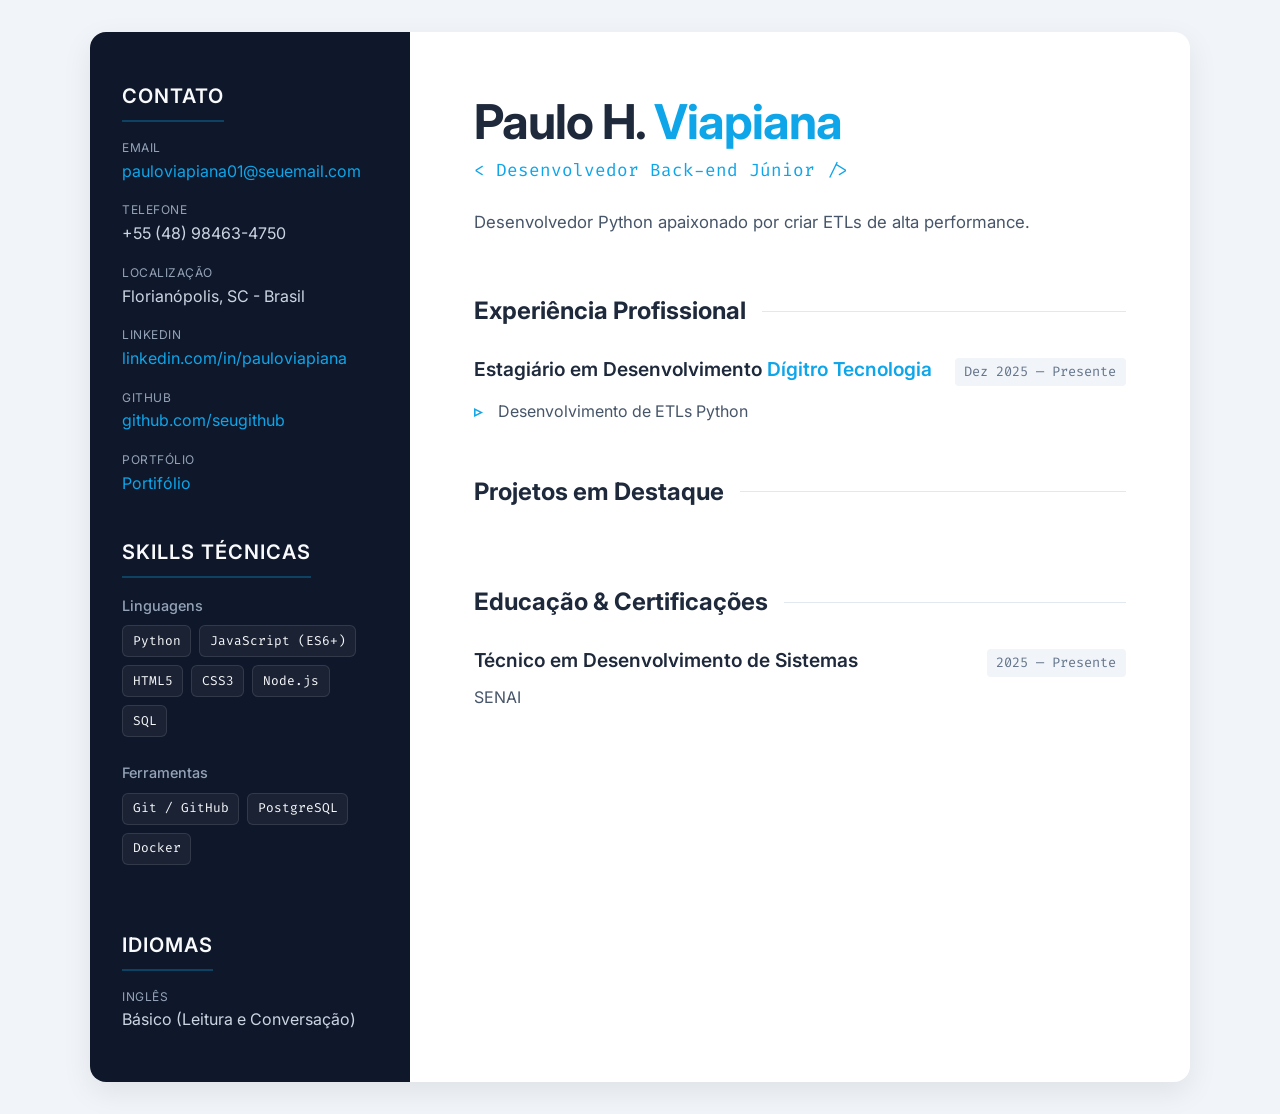
<file: index.html>
<!DOCTYPE html>
<html lang="pt-BR">
<head>
    <meta charset="UTF-8">
    <meta name="viewport" content="width=device-width, initial-scale=1.0">
    <title>Currículo - Desenvolvedor de Software</title>
    
    <!-- Google Fonts: Inter para texto principal e Fira Code para elementos tech -->
    <link rel="preconnect" href="https://fonts.googleapis.com">
    <link rel="preconnect" href="https://fonts.gstatic.com" crossorigin>
    <link href="https://fonts.googleapis.com/css2?family=Fira+Code:wght@400;500&family=Inter:wght@300;400;600;700&display=swap" rel="stylesheet">
    
    <!-- Arquivo CSS Externo -->
    <link rel="stylesheet" href="style.css">
</head>
<body>

    <div class="resume-container">
        <!-- ================= BARRA LATERAL ================= -->
        <aside class="sidebar">
            
            <section class="contact-info">
                <h2>Contato</h2>
                <ul class="contact-list">
                    <li>
                        <span class="contact-label">Email</span>
                        <a href="mailto:ola@seuemail.com">pauloviapiana01@seuemail.com</a>
                    </li>
                    <li>
                        <span class="contact-label">Telefone</span>
                        <span>+55 (48) 98463-4750</span>
                    </li>
                    <li>
                        <span class="contact-label">Localização</span>
                        <span>Florianópolis, SC - Brasil</span>
                    </li>
                    <li>
                        <span class="contact-label">LinkedIn</span>
                        <a href="https://linkedin.com/in/pauloviapiana" target="_blank">linkedin.com/in/pauloviapiana</a>
                    </li>
                    <li>
                        <span class="contact-label">GitHub</span>
                        <a href="https://github.com/pauloviapiana" target="_blank">github.com/seugithub</a>
                    </li>
                    <li>
                        <span class="contact-label">Portfólio</span>
                        <a href="https://github.com/pauloviapiana" target="_blank">Portifólio</a>
                    </li>
                </ul>
            </section>

            <section class="skills">
                <h2>Skills Técnicas</h2>
                
                <div class="skills-group">
                    <h3>Linguagens</h3>
                    <div class="badges">
                        <span class="badge">Python</span>
                        <span class="badge">JavaScript (ES6+)</span>
                        <span class="badge">HTML5</span>
                        <span class="badge">CSS3</span>
                        <span class="badge">Node.js</span>
                        <span class="badge">SQL</span>
                    </div>
                </div>

                <div class="skills-group">
                    <h3>Ferramentas</h3>
                    <div class="badges">
                        <span class="badge">Git / GitHub</span>
                        <span class="badge">PostgreSQL</span>
                        <span class="badge">Docker</span>
                    </div>
                </div>
            </section>

            <section class="languages">
                <h2>Idiomas</h2>
                <ul class="contact-list">
                    <li>
                        <span class="contact-label">Inglês</span>
                        <span>Básico (Leitura e Conversação)</span>
                    </li>
                </ul>
            </section>

        </aside>

        <!-- ================= CONTEÚDO PRINCIPAL ================= -->
        <main class="main-content">
            
            <header class="header">
                <h1>Paulo H. <span>Viapiana</span></h1>
                <span class="job-title">&lt; Desenvolvedor Back-end Júnior   /&gt;</span>
                <p>
                    Desenvolvedor Python apaixonado por criar ETLs de alta performance.
                </p>
            </header>

            <section class="section experience">
                <h2 class="section-title">Experiência Profissional</h2>
                
                <article class="item">
                    <header class="item-header">
                        <h3 class="item-title">Estagiário em Desenvolvimento <span class="item-company">Dígitro Tecnologia</span></h3>
                        <span class="item-date">Dez 2025 — Presente</span>
                    </header>
                    <ul>
                        <li>Desenvolvimento de ETLs Python</li>
                    </ul>
                </article>
            </section>

            <section class="section projects">
                <h2 class="section-title">Projetos em Destaque</h2>
                <div class="project-grid">
                </div>
            </section>

            <section class="section education">
                <h2 class="section-title">Educação & Certificações</h2>
                
                <article class="item">
                    <header class="item-header">
                        <h3 class="item-title">Técnico em Desenvolvimento de Sistemas</h3>
                        <span class="item-date">2025 — Presente</span>
                    </header>
                    <p>SENAI</p>
                </article>
            </section>
        </main>
    </div>

</body>
</html>
</file>
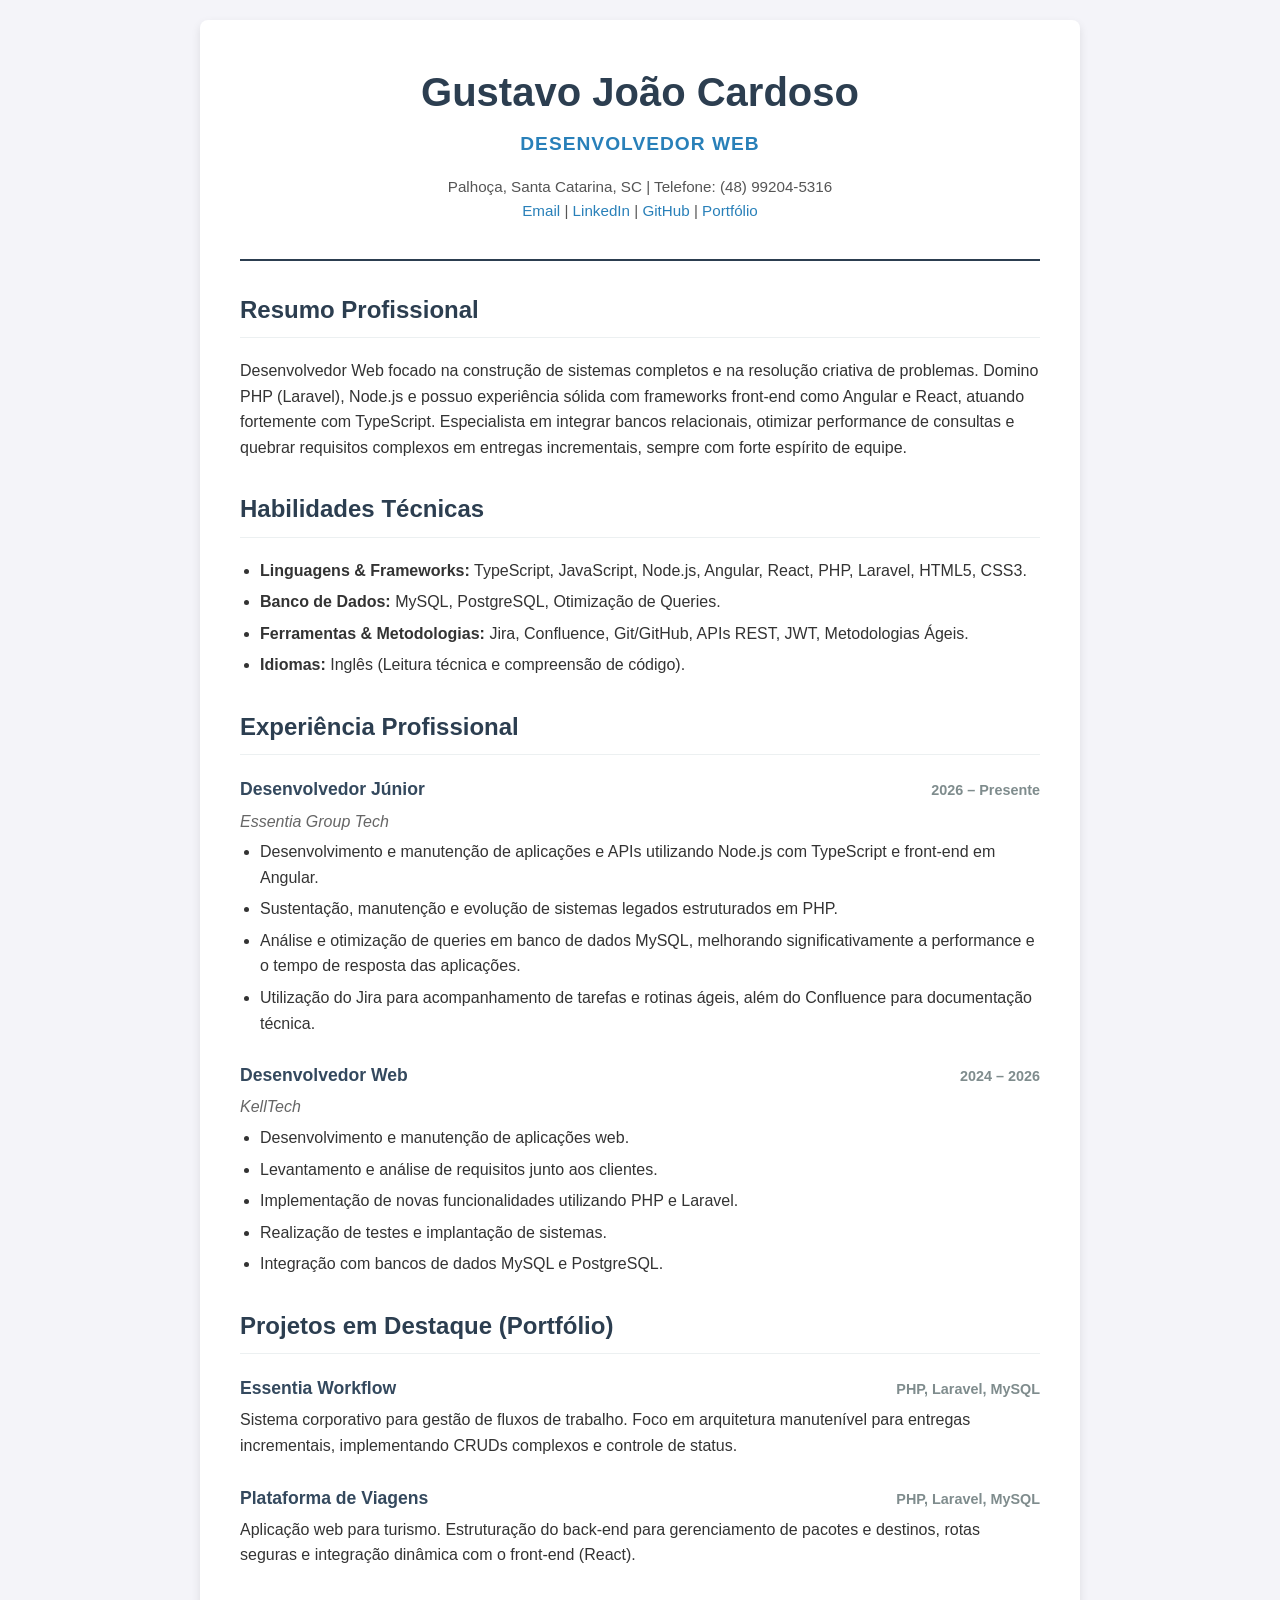
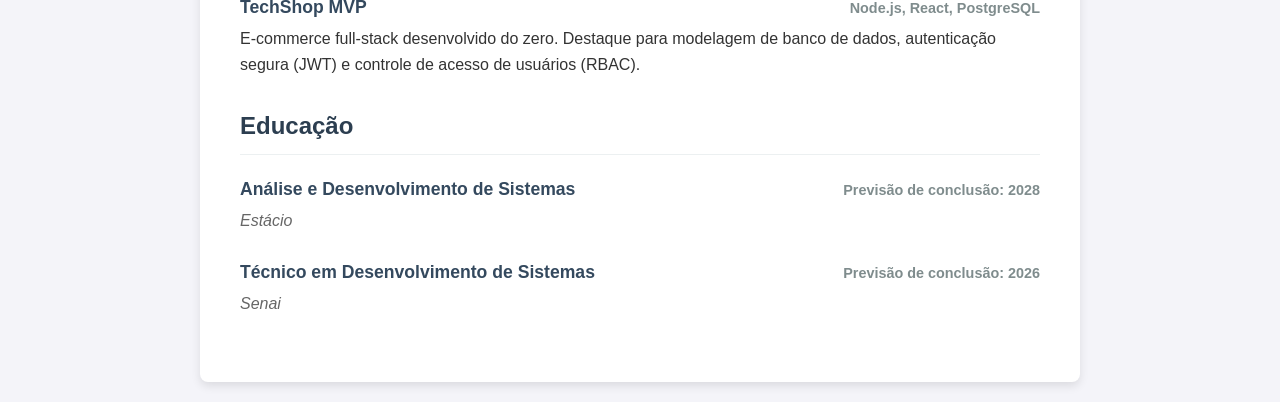
<file: curriculo-gustavo.html>
<!DOCTYPE html>
<html lang="pt-BR">

<head>
    <meta charset="UTF-8">
    <meta name="viewport" content="width=device-width, initial-scale=1.0">
    <title>Currículo - Gustavo João Cardoso</title>
    <style>
        /* Estilos básicos para deixar o currículo elegante */
        body {
            font-family: 'Segoe UI', Tahoma, Geneva, Verdana, sans-serif;
            line-height: 1.6;
            color: #333;
            background-color: #f4f4f9;
            margin: 0;
            padding: 20px 0;
        }

        .container {
            max-width: 800px;
            margin: 0 auto;
            background-color: #ffffff;
            padding: 40px;
            border-radius: 8px;
            box-shadow: 0 4px 10px rgba(0, 0, 0, 0.1);
        }

        header {
            text-align: center;
            border-bottom: 2px solid #2c3e50;
            padding-bottom: 20px;
            margin-bottom: 30px;
        }

        h1 {
            margin: 0 0 5px 0;
            color: #2c3e50;
            font-size: 2.5em;
        }

        .role-title {
            font-size: 1.2em;
            color: #2980b9;
            font-weight: bold;
            margin: 0 0 15px 0;
            text-transform: uppercase;
            letter-spacing: 1px;
        }

        .contact-info {
            font-size: 0.95em;
            color: #555;
        }

        .contact-info a {
            color: #2980b9;
            text-decoration: none;
            font-weight: 500;
        }

        .contact-info a:hover {
            text-decoration: underline;
        }

        h2 {
            color: #2c3e50;
            border-bottom: 1px solid #ecf0f1;
            padding-bottom: 8px;
            margin-top: 30px;
            font-size: 1.5em;
        }

        .item-section {
            margin-bottom: 25px;
        }

        .item-header {
            display: flex;
            justify-content: space-between;
            align-items: baseline;
            margin-bottom: 5px;
        }

        .item-title {
            font-weight: bold;
            font-size: 1.1em;
            color: #34495e;
        }

        .item-date {
            font-size: 0.9em;
            color: #7f8c8d;
            font-weight: 600;
        }

        .item-subtitle {
            font-style: italic;
            color: #666;
            margin-bottom: 5px;
        }

        .item-desc {
            margin-top: 5px;
            margin-bottom: 10px;
        }

        ul {
            padding-left: 20px;
            margin-top: 5px;
        }

        li {
            margin-bottom: 6px;
        }

        /* Ajustes para impressão (Ctrl+P para salvar em PDF) */
        @media print {
            body {
                background-color: #fff;
                padding: 0;
            }

            .container {
                box-shadow: none;
                padding: 0;
            }
        }
    </style>
</head>

<body>
    <div class="container"> <!-- CABEÇALHO COM SEUS DADOS -->
        <header>
            <h1>Gustavo João Cardoso</h1>
            <p class="role-title">Desenvolvedor Web</p>
            <div class="contact-info">
                <p> Palhoça, Santa Catarina, SC | Telefone: (48) 99204-5316 <br> <a href="mailto:seuemail@exemplo.com"
                        target="_blank">Email</a> | <a href="COLOQUE_SEU_LINK_AQUI" target="_blank">LinkedIn</a> | <a
                        href="COLOQUE_SEU_LINK_AQUI" target="_blank">GitHub</a> | <a href="COLOQUE_SEU_LINK_AQUI"
                        target="_blank">Portfólio</a> </p>
            </div>
        </header> <!-- RESUMO PROFISSIONAL -->
        <section>
            <h2>Resumo Profissional</h2>
            <p>Desenvolvedor Web focado na construção de sistemas completos e na resolução criativa de problemas. Domino
                PHP (Laravel), Node.js e possuo experiência sólida com frameworks front-end como Angular e React,
                atuando fortemente com TypeScript. Especialista em integrar bancos relacionais, otimizar performance de
                consultas e quebrar requisitos complexos em entregas incrementais, sempre com forte espírito de equipe.
            </p>
        </section> <!-- HABILIDADES TÉCNICAS -->
        <section>
            <h2>Habilidades Técnicas</h2>
            <ul>
                <li><strong>Linguagens & Frameworks:</strong> TypeScript, JavaScript, Node.js, Angular, React, PHP,
                    Laravel, HTML5, CSS3.</li>
                <li><strong>Banco de Dados:</strong> MySQL, PostgreSQL, Otimização de Queries.</li>
                <li><strong>Ferramentas & Metodologias:</strong> Jira, Confluence, Git/GitHub, APIs REST, JWT,
                    Metodologias Ágeis.</li>
                <li><strong>Idiomas:</strong> Inglês (Leitura técnica e compreensão de código).</li>
            </ul>
        </section> <!-- EXPERIÊNCIA PROFISSIONAL -->
        <section>
            <h2>Experiência Profissional</h2>
            <div class="item-section">
                <div class="item-header"> <span class="item-title">Desenvolvedor Júnior</span> <span
                        class="item-date">2026 – Presente</span> </div>
                <div class="item-subtitle">Essentia Group Tech</div>
                <ul>
                    <li>Desenvolvimento e manutenção de aplicações e APIs utilizando Node.js com TypeScript e front-end
                        em Angular.</li>
                    <li>Sustentação, manutenção e evolução de sistemas legados estruturados em PHP.</li>
                    <li>Análise e otimização de queries em banco de dados MySQL, melhorando significativamente a
                        performance e o tempo de resposta das aplicações.</li>
                    <li>Utilização do Jira para acompanhamento de tarefas e rotinas ágeis, além do Confluence para
                        documentação técnica.</li>
                </ul>
            </div>
            <div class="item-section">
                <div class="item-header"> <span class="item-title">Desenvolvedor Web</span> <span class="item-date">2024
                        – 2026</span> </div>
                <div class="item-subtitle">KellTech</div>
                <ul>
                    <li>Desenvolvimento e manutenção de aplicações web.</li>
                    <li>Levantamento e análise de requisitos junto aos clientes.</li>
                    <li>Implementação de novas funcionalidades utilizando PHP e Laravel.</li>
                    <li>Realização de testes e implantação de sistemas.</li>
                    <li>Integração com bancos de dados MySQL e PostgreSQL.</li>
                </ul>
            </div>
        </section> <!-- PROJETOS EM DESTAQUE -->
        <section>
            <h2>Projetos em Destaque (Portfólio)</h2>
            <div class="item-section">
                <div class="item-header"> <span class="item-title">Essentia Workflow</span> <span class="item-date">PHP,
                        Laravel, MySQL</span> </div>
                <p class="item-desc">Sistema corporativo para gestão de fluxos de trabalho. Foco em arquitetura
                    manutenível para entregas incrementais, implementando CRUDs complexos e controle de status.</p>
            </div>
            <div class="item-section">
                <div class="item-header"> <span class="item-title">Plataforma de Viagens</span> <span
                        class="item-date">PHP, Laravel, MySQL</span> </div>
                <p class="item-desc">Aplicação web para turismo. Estruturação do back-end para gerenciamento de pacotes
                    e destinos, rotas seguras e integração dinâmica com o front-end (React).</p>
            </div>
            <div class="item-section">
                <div class="item-header"> <span class="item-title">TechShop MVP</span> <span class="item-date">Node.js,
                        React, PostgreSQL</span> </div>
                <p class="item-desc">E-commerce full-stack desenvolvido do zero. Destaque para modelagem de banco de
                    dados, autenticação segura (JWT) e controle de acesso de usuários (RBAC).</p>
            </div>
        </section> <!-- EDUCAÇÃO -->
        <section>
            <h2>Educação</h2>
            <div class="item-section">
                <div class="item-header"> <span class="item-title">Análise e Desenvolvimento de Sistemas</span> <span
                        class="item-date">Previsão de conclusão: 2028</span> </div>
                <div class="item-subtitle">Estácio</div>
            </div>
            <div class="item-section">
                <div class="item-header"> <span class="item-title">Técnico em Desenvolvimento de Sistemas</span> <span
                        class="item-date">Previsão de conclusão: 2026</span> </div>
                <div class="item-subtitle">Senai</div>
            </div>
        </section>
    </div>
</body>

</html>
</file>
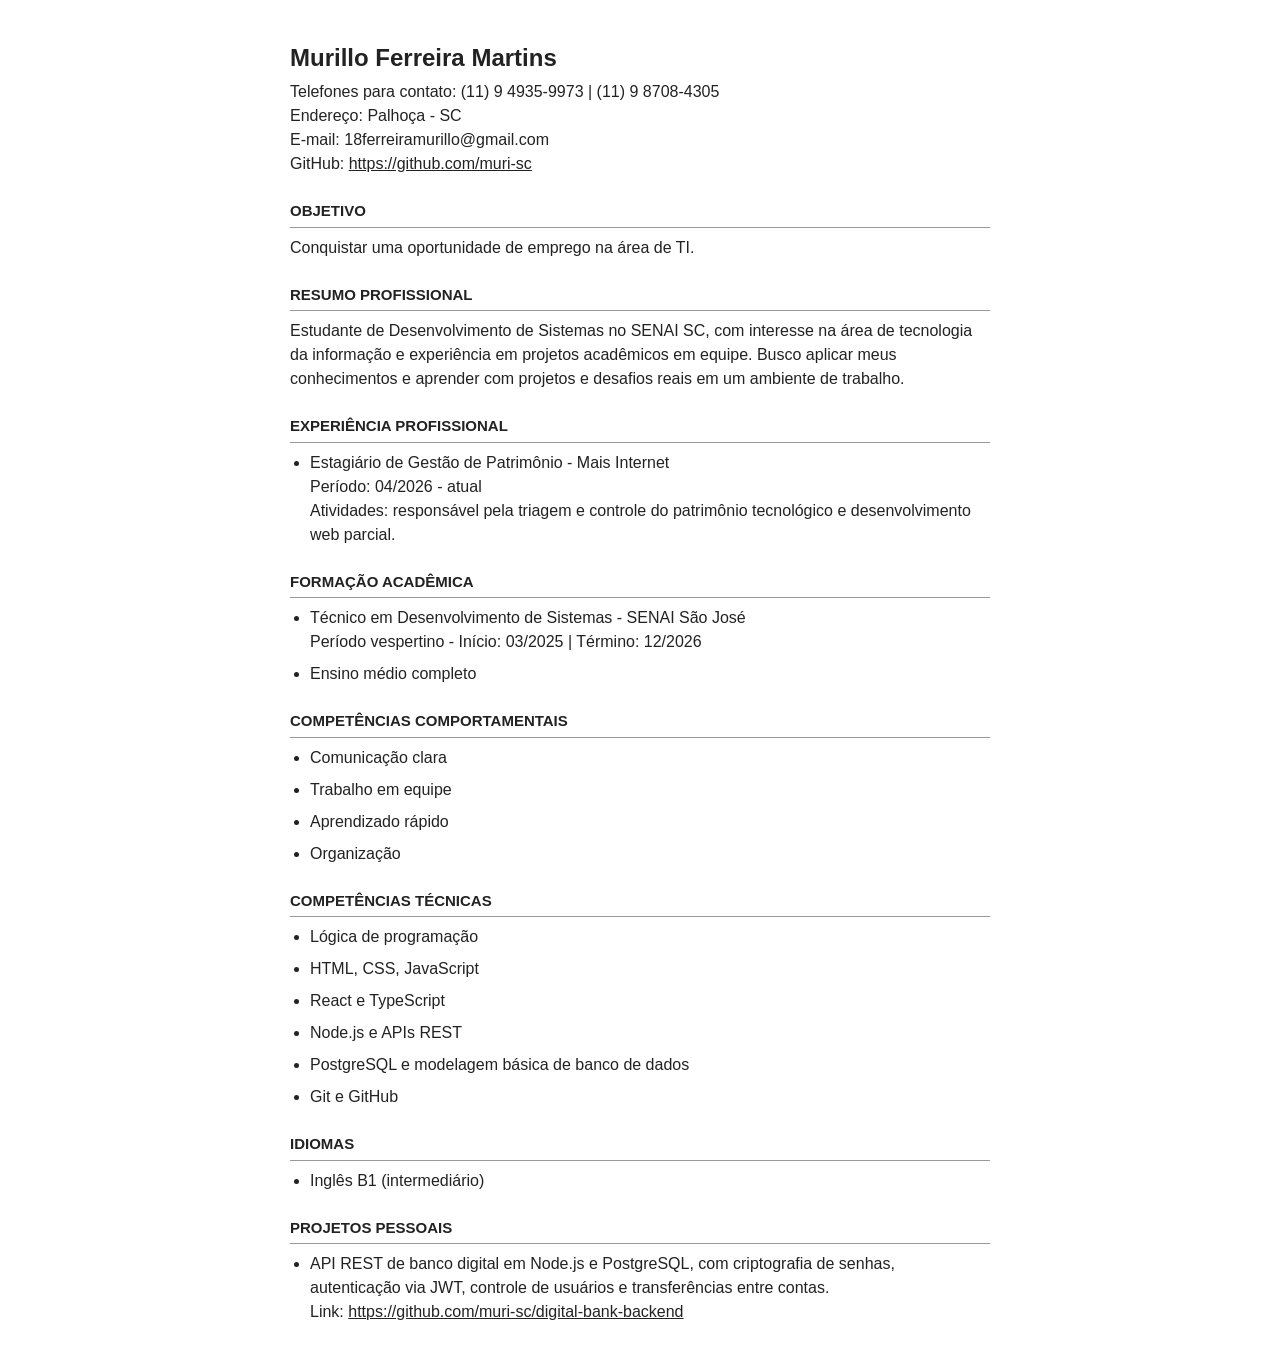
<file: curriculo-murillo.html>
<!DOCTYPE html>
<html lang="pt-BR">

<head>
    <meta charset="UTF-8">
    <title>Murillo Ferreira Martins - Currículo</title>
    <style>
        body {
            font-family: Arial, Helvetica, sans-serif;
            max-width: 700px;
            margin: 40px auto;
            padding: 0 20px;
            color: #222;
            line-height: 1.5;
        }

        h1 {
            font-size: 24px;
            margin-bottom: 4px;
        }

        h2 {
            font-size: 15px;
            text-transform: uppercase;
            border-bottom: 1px solid #999;
            padding-bottom: 4px;
            margin-top: 24px;
            margin-bottom: 8px;
        }

        p {
            margin: 4px 0;
        }

        ul {
            margin: 0;
            padding-left: 20px;
        }

        li {
            margin-bottom: 8px;
        }

        a {
            color: #222;
        }
    </style>
</head>

<body>

    <h1>Murillo Ferreira Martins</h1>

    <p>
        Telefones para contato: (11) 9 4935-9973 | (11) 9 8708-4305<br>
        Endereço: Palhoça - SC<br>
        E-mail: 18ferreiramurillo@gmail.com<br>
        GitHub: <a href="https://github.com/muri-sc">https://github.com/muri-sc</a>
    </p>

    <h2>Objetivo</h2>
    <p>Conquistar uma oportunidade de emprego na área de TI.</p>

    <h2>Resumo profissional</h2>
    <p>Estudante de Desenvolvimento de Sistemas no SENAI SC, com interesse na área de tecnologia da informação e
        experiência em projetos acadêmicos em equipe. Busco aplicar meus conhecimentos e aprender com projetos e
        desafios reais em um ambiente de trabalho.</p>

    <h2>Experiência profissional</h2>
    <ul>
        <li>
            Estagiário de Gestão de Patrimônio - Mais Internet<br>
            Período: 04/2026 - atual<br>
            Atividades: responsável pela triagem e controle do patrimônio tecnológico e desenvolvimento web parcial.
        </li>
    </ul>

    <h2>Formação acadêmica</h2>
    <ul>
        <li>Técnico em Desenvolvimento de Sistemas - SENAI São José<br>
            Período vespertino - Início: 03/2025 | Término: 12/2026</li>
        <li>Ensino médio completo</li>
    </ul>

    <h2>Competências comportamentais</h2>
    <ul>
        <li>Comunicação clara</li>
        <li>Trabalho em equipe</li>
        <li>Aprendizado rápido</li>
        <li>Organização</li>
    </ul>

    <h2>Competências técnicas</h2>
    <ul>
        <li>Lógica de programação</li>
        <li>HTML, CSS, JavaScript</li>
        <li>React e TypeScript</li>
        <li>Node.js e APIs REST</li>
        <li>PostgreSQL e modelagem básica de banco de dados</li>
        <li>Git e GitHub</li>
    </ul>

    <h2>Idiomas</h2>
    <ul>
        <li>Inglês B1 (intermediário)</li>
    </ul>

    <h2>Projetos pessoais</h2>
    <ul>
        <li>
            API REST de banco digital em Node.js e PostgreSQL, com criptografia de senhas, autenticação via JWT,
            controle de usuários e transferências entre contas.<br>
            Link: <a
                href="https://github.com/muri-sc/digital-bank-backend">https://github.com/muri-sc/digital-bank-backend</a>
        </li>
    </ul>

</body>

</html>
</file>
<file: style.css>
/* === Variáveis CSS === */
:root {
    /* Cores Principais */
    --bg-body: #f1f5f9;
    --bg-main: #ffffff;
    --bg-sidebar: #0f172a;
    
    /* Destaque (Cyan/Azul Moderno) */
    --accent: #0ea5e9;
    --accent-hover: #0284c7;
    
    /* Textos Sidebar (Dark Mode) */
    --text-sidebar: #cbd5e1;
    --title-sidebar: #f8fafc;
    
    /* Textos Main (Light Mode) */
    --text-main: #475569;
    --title-main: #1e293b;
    --border-color: #e2e8f0;
    
    /* Tipografia */
    --font-sans: 'Inter', sans-serif;
    --font-mono: 'Fira Code', monospace;
}

/* === Reset Global === */
* {
    margin: 0;
    padding: 0;
    box-sizing: border-box;
}

body {
    background-color: var(--bg-body);
    font-family: var(--font-sans);
    line-height: 1.6;
    color: var(--text-main);
    padding: 2rem 1rem;
}

/* === Layout do Currículo === */
.resume-container {
    max-width: 1100px;
    margin: 0 auto;
    background-color: var(--bg-main);
    border-radius: 16px;
    box-shadow: 0 10px 30px rgba(0, 0, 0, 0.08);
    display: flex;
    overflow: hidden;
    min-height: 1050px;
}

/* === Sidebar === */
.sidebar {
    width: 320px;
    background-color: var(--bg-sidebar);
    color: var(--text-sidebar);
    padding: 3rem 2rem;
    display: flex;
    flex-direction: column;
    gap: 2.5rem;
}

.sidebar h2 {
    color: var(--title-sidebar);
    font-size: 1.25rem;
    font-weight: 600;
    margin-bottom: 1rem;
    text-transform: uppercase;
    letter-spacing: 1px;
    border-bottom: 2px solid rgba(14, 165, 233, 0.3);
    padding-bottom: 0.5rem;
    display: inline-block;
}

/* Informações de Contato */
.contact-list {
    list-style: none;
    display: flex;
    flex-direction: column;
    gap: 1rem;
}

.contact-list li {
    display: flex;
    flex-direction: column;
}

.contact-label {
    font-size: 0.75rem;
    text-transform: uppercase;
    letter-spacing: 0.5px;
    color: #94a3b8;
    margin-bottom: 0.1rem;
}

.contact-list a {
    color: var(--accent);
    text-decoration: none;
    transition: color 0.2s ease;
}

.contact-list a:hover {
    color: var(--title-sidebar);
}

/* Badges de Habilidades */
.skills-group {
    margin-bottom: 1.5rem;
}

.skills-group h3 {
    font-size: 0.9rem;
    color: #94a3b8;
    margin-bottom: 0.5rem;
    font-weight: 500;
}

.badges {
    display: flex;
    flex-wrap: wrap;
    gap: 0.5rem;
}

.badge {
    background-color: rgba(255, 255, 255, 0.05);
    border: 1px solid rgba(255, 255, 255, 0.1);
    color: var(--title-sidebar);
    font-family: var(--font-mono);
    font-size: 0.8rem;
    padding: 0.3rem 0.6rem;
    border-radius: 6px;
    transition: border-color 0.2s ease;
}

.badge:hover {
    border-color: var(--accent);
    color: var(--accent);
}

/* === Conteúdo Principal === */
.main-content {
    flex: 1;
    padding: 4rem;
}

/* Cabeçalho */
.header {
    margin-bottom: 3.5rem;
}

.header h1 {
    font-size: 3rem;
    font-weight: 700;
    color: var(--title-main);
    line-height: 1.1;
    margin-bottom: 0.5rem;
    letter-spacing: -1px;
}

.header h1 span {
    color: var(--accent);
}

.header .job-title {
    font-family: var(--font-mono);
    font-size: 1.1rem;
    color: var(--accent);
    margin-bottom: 1.5rem;
    display: block;
}

.header p {
    font-size: 1.05rem;
    max-width: 90%;
}

/* Seções Main */
.section {
    margin-bottom: 3rem;
}

.section-title {
    font-size: 1.5rem;
    font-weight: 700;
    color: var(--title-main);
    margin-bottom: 1.5rem;
    display: flex;
    align-items: center;
    gap: 1rem;
}

.section-title::after {
    content: '';
    flex: 1;
    height: 1px;
    background-color: var(--border-color);
}

/* Experiência & Educação */
.item {
    margin-bottom: 2rem;
    position: relative;
}

.item:last-child {
    margin-bottom: 0;
}

.item-header {
    display: flex;
    justify-content: space-between;
    align-items: baseline;
    margin-bottom: 0.5rem;
}

.item-title {
    font-size: 1.2rem;
    font-weight: 600;
    color: var(--title-main);
}

.item-company {
    font-weight: 600;
    color: var(--accent);
}

.item-date {
    font-family: var(--font-mono);
    font-size: 0.85rem;
    color: #64748b;
    background-color: #f1f5f9;
    padding: 0.2rem 0.6rem;
    border-radius: 4px;
}

.item ul {
    list-style-type: none;
    margin-top: 0.8rem;
}

.item ul li {
    position: relative;
    padding-left: 1.5rem;
    margin-bottom: 0.5rem;
}

.item ul li::before {
    content: "▹";
    position: absolute;
    left: 0;
    color: var(--accent);
    font-weight: bold;
}

/* Projetos */
.project-grid {
    display: grid;
    grid-template-columns: 1fr 1fr;
    gap: 1.5rem;
}

.project-card {
    border: 1px solid var(--border-color);
    border-radius: 8px;
    padding: 1.5rem;
    transition: transform 0.2s ease, box-shadow 0.2s ease;
}

.project-card:hover {
    transform: translateY(-5px);
    box-shadow: 0 10px 20px rgba(0, 0, 0, 0.05);
    border-color: var(--accent);
}

.project-title {
    font-size: 1.1rem;
    font-weight: 600;
    color: var(--title-main);
    margin-bottom: 0.5rem;
}

.project-desc {
    font-size: 0.9rem;
    margin-bottom: 1rem;
}

.project-tech {
    font-family: var(--font-mono);
    font-size: 0.75rem;
    color: var(--accent);
}

/* === Responsividade (Mobile) === */
@media (max-width: 900px) {
    .resume-container {
        flex-direction: column;
        max-width: 100%;
    }

    .sidebar {
        width: 100%;
        padding: 2rem;
    }

    .main-content {
        padding: 2rem;
    }

    .project-grid {
        grid-template-columns: 1fr;
    }

    .item-header {
        flex-direction: column;
        gap: 0.3rem;
    }

    .header h1 {
        font-size: 2.2rem;
    }
}

/* === Impressão (Geração de PDF) === */
@media print {
    body {
        padding: 0;
        background-color: #fff;
    }
    .resume-container {
        box-shadow: none;
        border-radius: 0;
        min-height: auto;
        max-width: 100%;
    }
    .sidebar {
        -webkit-print-color-adjust: exact;
        print-color-adjust: exact;
    }
}
</file>
